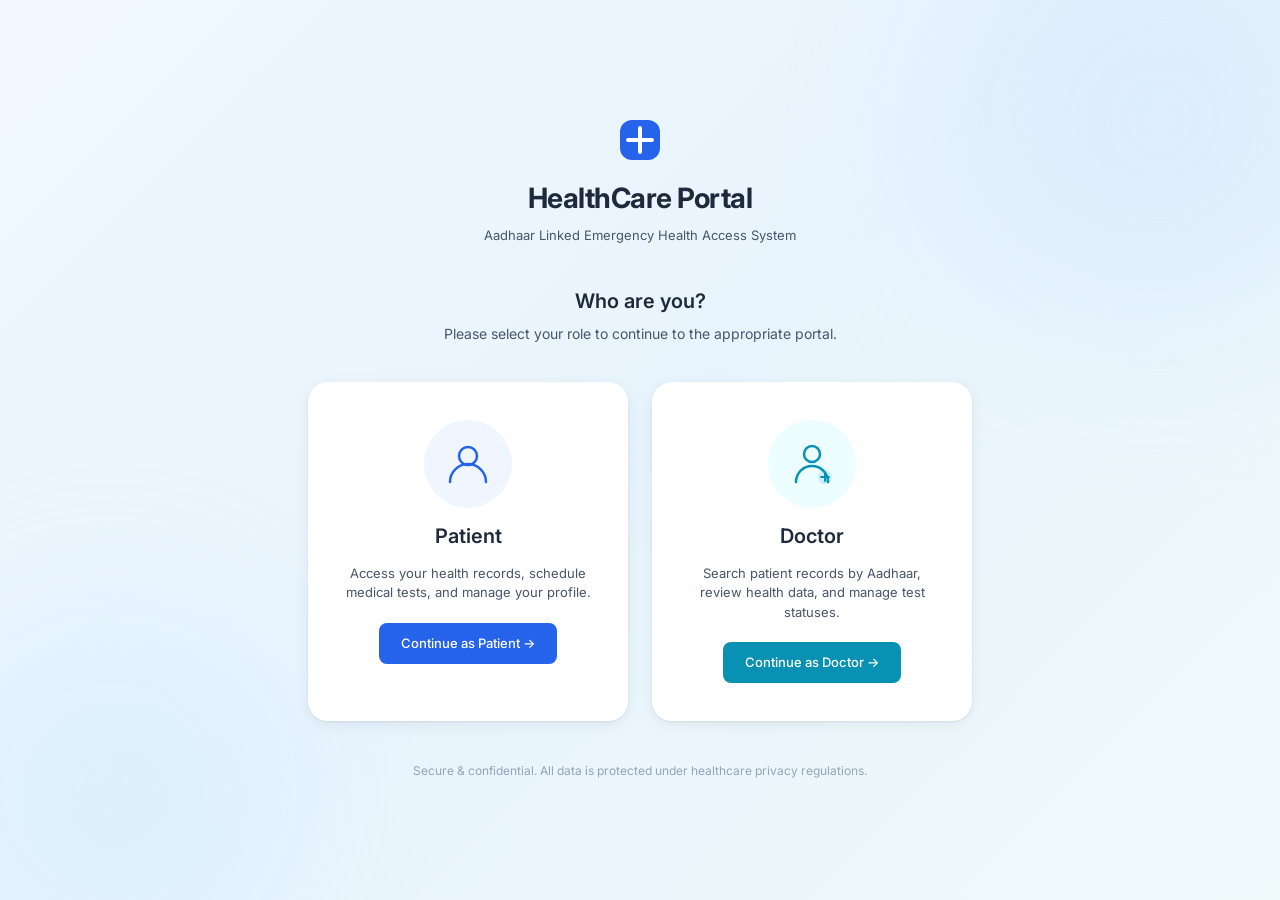
<file: frontend/index.html>
<!DOCTYPE html>
<html lang="en">
<head>
  <meta charset="UTF-8"/>
  <meta name="viewport" content="width=device-width, initial-scale=1.0"/>
  <title>Healthcare Portal – Select Role</title>
  <meta name="description" content="Role-based healthcare portal – choose your role to continue."/>
  <link rel="preconnect" href="https://fonts.googleapis.com"/>
  <link href="https://fonts.googleapis.com/css2?family=Inter:wght@300;400;500;600;700&display=swap" rel="stylesheet"/>
  <link rel="stylesheet" href="css/styles.css"/>
</head>
<body class="role-page">
  <!-- Decorative background blobs -->
  <div class="bg-blob blob-1"></div>
  <div class="bg-blob blob-2"></div>

  <div class="role-container">
    <div class="role-header">
      <div class="logo">
        <svg width="40" height="40" viewBox="0 0 40 40" fill="none" xmlns="http://www.w3.org/2000/svg">
          <rect width="40" height="40" rx="12" fill="#2563EB"/>
          <path d="M20 8v24M8 20h24" stroke="#fff" stroke-width="4" stroke-linecap="round"/>
        </svg>
      </div>
      <h1>HealthCare Portal</h1>
      <p class="role-subtitle">Aadhaar Linked Emergency Health Access System</p>
    </div>

    <h2 class="role-question">Who are you?</h2>
    <p class="role-desc">Please select your role to continue to the appropriate portal.</p>

    <div class="role-cards">
      <!-- Patient Card -->
      <a href="patient_login.html" class="role-card" id="patient-card">
        <div class="role-card-icon patient-icon">
          <svg width="48" height="48" viewBox="0 0 48 48" fill="none">
            <circle cx="24" cy="16" r="9" stroke="#2563EB" stroke-width="2.5"/>
            <path d="M6 42c0-9.941 8.059-18 18-18s18 8.059 18 18" stroke="#2563EB" stroke-width="2.5" stroke-linecap="round"/>
          </svg>
        </div>
        <h3>Patient</h3>
        <p>Access your health records, schedule medical tests, and manage your profile.</p>
        <span class="role-card-btn">Continue as Patient →</span>
      </a>

      <!-- Doctor Card -->
      <a href="doctor_login.html" class="role-card" id="doctor-card">
        <div class="role-card-icon doctor-icon">
          <svg width="48" height="48" viewBox="0 0 48 48" fill="none">
            <circle cx="24" cy="14" r="8" stroke="#0891B2" stroke-width="2.5"/>
            <path d="M8 42c0-8.837 7.163-16 16-16s16 7.163 16 16" stroke="#0891B2" stroke-width="2.5" stroke-linecap="round"/>
            <rect x="30" y="30" width="14" height="14" rx="7" fill="#0891B2" opacity="0.15"/>
            <path d="M37 33v8M33 37h8" stroke="#0891B2" stroke-width="2" stroke-linecap="round"/>
          </svg>
        </div>
        <h3>Doctor</h3>
        <p>Search patient records by Aadhaar, review health data, and manage test statuses.</p>
        <span class="role-card-btn doctor-btn">Continue as Doctor →</span>
      </a>
    </div>

    <p class="role-footer">
      Secure &amp; confidential. All data is protected under healthcare privacy regulations.
    </p>
  </div>
</body>
</html>
</file>
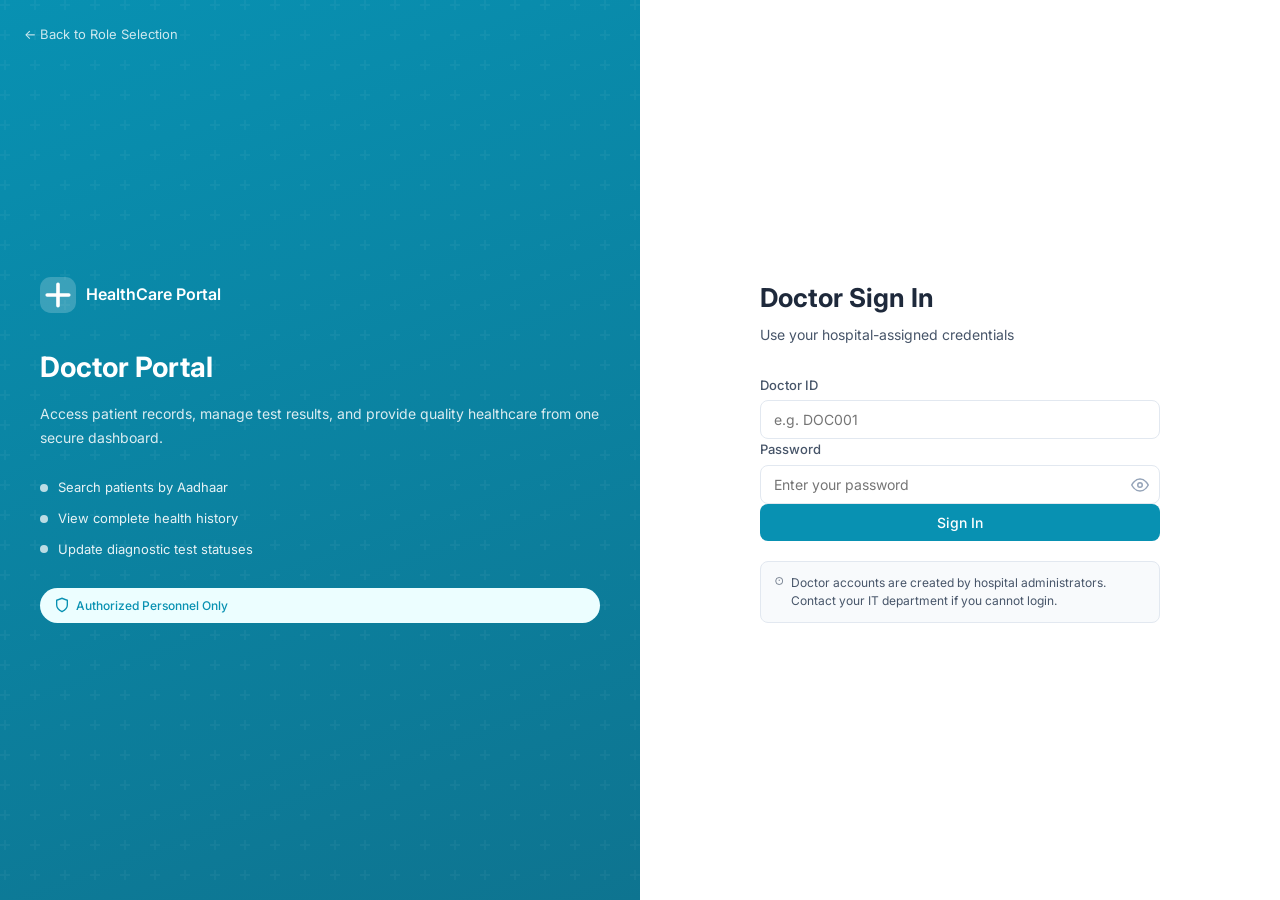
<file: frontend/doctor_dashboard.html>
<!DOCTYPE html>
<html lang="en">

<head>
    <meta charset="UTF-8" />
    <meta name="viewport" content="width=device-width, initial-scale=1.0" />
    <title>Doctor Dashboard – Healthcare Portal</title>
    <meta name="description" content="Doctor dashboard to search patients and manage test statuses." />
    <link rel="preconnect" href="https://fonts.googleapis.com" />
    <link href="https://fonts.googleapis.com/css2?family=Inter:wght@300;400;500;600;700&display=swap"
        rel="stylesheet" />
    <link rel="stylesheet" href="css/styles.css" />
</head>

<body class="dashboard-page doctor-theme">

    <!-- ── SIDEBAR ─────────────────────────────────────────── -->
    <aside class="sidebar sidebar-teal" id="sidebar">
        <div class="sidebar-logo">
            <svg width="32" height="32" viewBox="0 0 40 40" fill="none">
                <rect width="40" height="40" rx="10" fill="#0891B2" />
                <path d="M20 8v24M8 20h24" stroke="#fff" stroke-width="4" stroke-linecap="round" />
            </svg>
            <span>HealthCare</span>
        </div>

        <div class="sidebar-user">
            <div class="avatar-circle teal-avatar" id="user-avatar">D</div>
            <div>
                <div class="sidebar-user-name" id="sidebar-name">Loading…</div>
                <div class="sidebar-user-role" id="sidebar-dept">Doctor</div>
            </div>
        </div>

        <nav class="sidebar-nav">
            <button class="nav-item active" data-section="search" id="nav-search">
                <svg width="18" height="18" viewBox="0 0 24 24" fill="none" stroke="currentColor" stroke-width="2">
                    <circle cx="11" cy="11" r="8" />
                    <line x1="21" y1="21" x2="16.65" y2="16.65" />
                </svg>
                Patient Search
            </button>
            <button class="nav-item" data-section="tests" id="nav-tests">
                <svg width="18" height="18" viewBox="0 0 24 24" fill="none" stroke="currentColor" stroke-width="2">
                    <polyline points="22 12 18 12 15 21 9 3 6 12 2 12" />
                </svg>
                Test Management
            </button>
        </nav>

        <button class="sidebar-logout" id="doctor-logout">
            <svg width="16" height="16" viewBox="0 0 24 24" fill="none" stroke="currentColor" stroke-width="2">
                <path d="M9 21H5a2 2 0 0 1-2-2V5a2 2 0 0 1 2-2h4" />
                <polyline points="16 17 21 12 16 7" />
                <line x1="21" y1="12" x2="9" y2="12" />
            </svg>
            Logout
        </button>
    </aside>

    <!-- Mobile menu button -->
    <button class="mobile-menu-btn" id="mobile-menu-btn" aria-label="Toggle menu">
        <svg width="22" height="22" viewBox="0 0 24 24" fill="none" stroke="currentColor" stroke-width="2">
            <line x1="3" y1="6" x2="21" y2="6" />
            <line x1="3" y1="12" x2="21" y2="12" />
            <line x1="3" y1="18" x2="21" y2="18" />
        </svg>
    </button>

    <!-- ── MAIN CONTENT ───────────────────────────────────── -->
    <main class="dashboard-main" id="dashboard-main">

        <!-- Header bar -->
        <header class="dash-header">
            <div>
                <h1 class="dash-title" id="section-title">Patient Search</h1>
                <p class="dash-breadcrumb">Doctor Dashboard</p>
            </div>
            <div class="dash-header-right">
                <div class="header-badge doctor-badge">Doctor Portal</div>
            </div>
        </header>

        <div id="alert-box" class="alert hidden"></div>

        <!-- ── SECTION: Patient Search ───────────────────────── -->
        <section class="section active" id="section-search">
            <div class="section-intro">
                <h2>Search Patient by Aadhaar</h2>
                <p>Enter the patient's Aadhaar number to retrieve their full health record.</p>
            </div>

            <div class="card search-card">
                <form id="search-form" novalidate>
                    <div class="search-bar-row">
                        <div class="form-group no-margin flex-1">
                            <label for="search-aadhar">Patient Aadhaar Number</label>
                            <input type="text" id="search-aadhar" placeholder="12-digit Aadhaar number" maxlength="12"
                                required />
                        </div>
                        <button type="submit" class="btn btn-doctor search-btn" id="search-btn">
                            <span id="search-btn-text">Search</span>
                            <span id="search-spinner" class="spinner hidden"></span>
                        </button>
                    </div>
                </form>
            </div>

            <!-- Patient Result -->
            <div id="patient-result" class="hidden">

                <!-- Patient Summary Card -->
                <div class="card patient-result-card">
                    <div class="result-header">
                        <div class="result-avatar" id="result-avatar">P</div>
                        <div>
                            <div class="result-name" id="result-name">–</div>
                            <div class="result-sub" id="result-sub">–</div>
                        </div>
                        <div class="result-aadhar-badge" id="result-aadhar-badge">
                            <svg width="14" height="14" viewBox="0 0 24 24" fill="none" stroke="currentColor"
                                stroke-width="2">
                                <rect x="3" y="4" width="18" height="16" rx="2" />
                                <path d="M3 10h18" />
                            </svg>
                            Aadhaar Verified
                        </div>
                    </div>

                    <div class="tabs" id="patient-tabs">
                        <button class="tab active" data-tab="personal">Personal Info</button>
                        <button class="tab" data-tab="health-info">Health Info</button>
                        <button class="tab" data-tab="emergency">Emergency Contact</button>
                    </div>

                    <div class="tab-content active" id="tab-personal">
                        <div class="info-grid" id="result-personal-grid"><!-- JS --></div>
                    </div>
                    <div class="tab-content hidden" id="tab-health-info">
                        <div class="cards-grid mini">
                            <div class="info-card card">
                                <div class="info-card-icon blood-icon">
                                    <svg width="20" height="20" viewBox="0 0 24 24" fill="none" stroke="#dc2626"
                                        stroke-width="2">
                                        <path d="M12 2L5 12a7 7 0 1 0 14 0L12 2z" />
                                    </svg>
                                </div>
                                <div class="info-card-label">Blood Group</div>
                                <div class="info-card-value" id="r-blood">–</div>
                            </div>
                            <div class="card health-detail-card">
                                <h3>Allergies</h3>
                                <p id="r-allergies">–</p>
                            </div>
                            <div class="card health-detail-card">
                                <h3>Medical Conditions</h3>
                                <p id="r-conditions">–</p>
                            </div>
                            <div class="card health-detail-card">
                                <h3>Medications</h3>
                                <p id="r-medications">–</p>
                            </div>
                        </div>
                    </div>
                    <div class="tab-content hidden" id="tab-emergency">
                        <div class="info-grid compact" id="result-emergency-grid"><!-- JS --></div>
                    </div>
                </div>

                <!-- Patient's Tests Card -->
                <div class="card mt-4">
                    <h3>Scheduled Tests</h3>
                    <div class="table-wrap">
                        <table class="data-table" id="patient-tests-table">
                            <thead>
                                <tr>
                                    <th>Test Type</th>
                                    <th>Date</th>
                                    <th>Time</th>
                                    <th>Status</th>
                                    <th>Notes</th>
                                    <th>Action</th>
                                </tr>
                            </thead>
                            <tbody id="patient-tests-tbody">
                                <tr>
                                    <td colspan="6" class="table-empty">No tests found.</td>
                                </tr>
                            </tbody>
                        </table>
                    </div>
                </div>
            </div>
        </section>

        <!-- ── SECTION: Test Management ─────────────────────── -->
        <section class="section hidden" id="section-tests">
            <div class="section-intro">
                <h2>Test Management</h2>
                <p>View all scheduled tests and update their status.</p>
            </div>

            <div class="card">
                <div class="table-toolbar">
                    <input type="text" id="tests-search" placeholder="Search tests…" class="table-search" />
                    <select id="status-filter" class="table-filter">
                        <option value="">All Statuses</option>
                        <option>Scheduled</option>
                        <option>In Progress</option>
                        <option>Completed</option>
                        <option>Cancelled</option>
                    </select>
                </div>
                <div class="table-wrap">
                    <table class="data-table" id="all-tests-table">
                        <thead>
                            <tr>
                                <th>Patient ID</th>
                                <th>Test Type</th>
                                <th>Date</th>
                                <th>Time</th>
                                <th>Status</th>
                                <th>Update</th>
                            </tr>
                        </thead>
                        <tbody id="all-tests-tbody">
                            <tr>
                                <td colspan="6" class="table-empty">Loading…</td>
                            </tr>
                        </tbody>
                    </table>
                </div>
            </div>
        </section>

    </main>

    <!-- Update Status Modal -->
    <div class="modal-overlay hidden" id="update-modal">
        <div class="modal">
            <div class="modal-header">
                <h3>Update Test Status</h3>
                <button class="modal-close" id="modal-close">×</button>
            </div>
            <div class="modal-body">
                <p>Test: <strong id="modal-test-name">–</strong></p>
                <div class="form-group">
                    <label for="status-select">New Status</label>
                    <select id="status-select">
                        <option value="Scheduled">Scheduled</option>
                        <option value="In Progress">In Progress</option>
                        <option value="Completed">Completed</option>
                        <option value="Cancelled">Cancelled</option>
                    </select>
                </div>
            </div>
            <div class="modal-footer">
                <button class="btn btn-outline" id="modal-cancel-btn">Cancel</button>
                <button class="btn btn-doctor" id="modal-confirm-btn">Update Status</button>
            </div>
        </div>
    </div>

    <script src="js/app.js"></script>
    <script>
        initDoctorDashboard();
    </script>
</body>

</html>
</file>
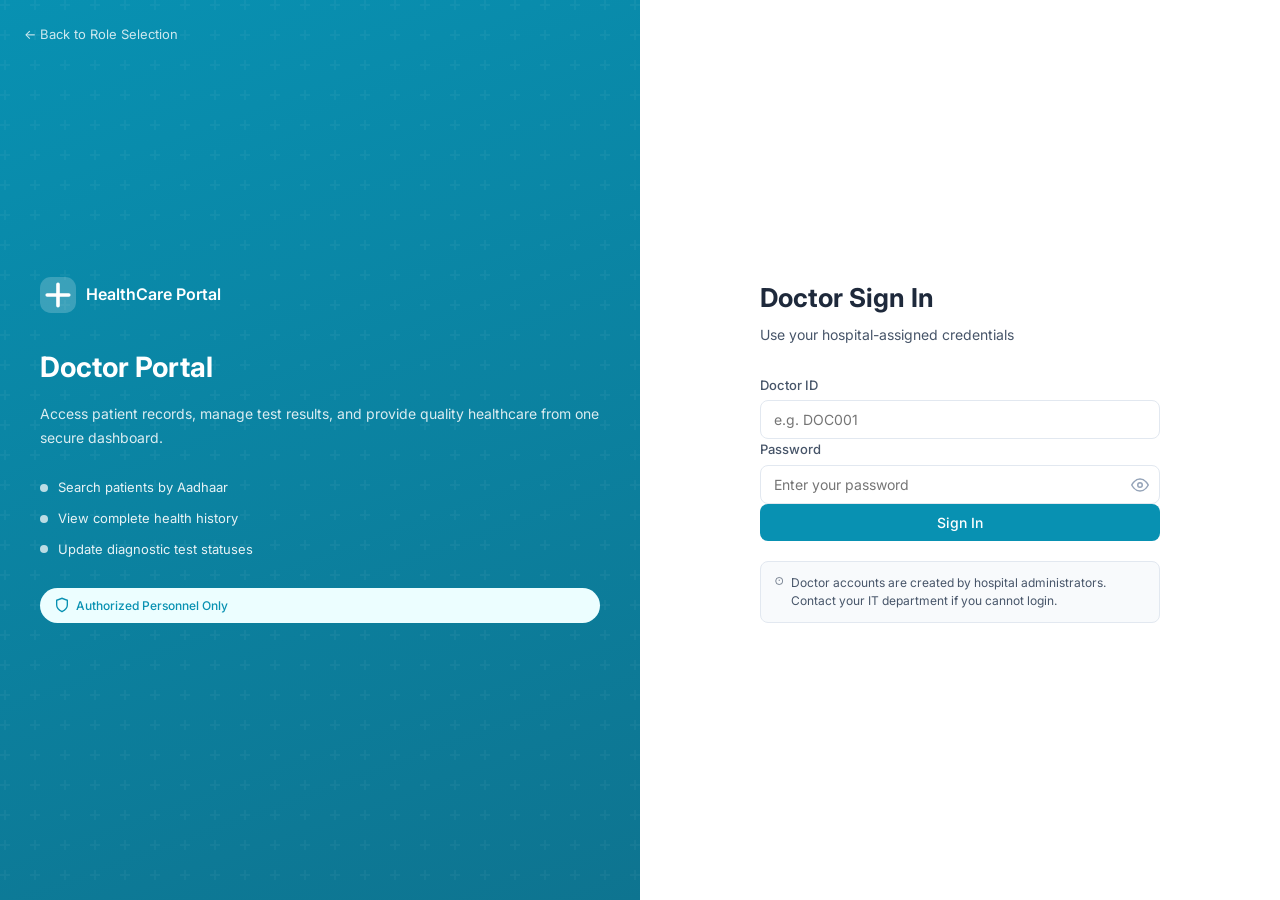
<file: frontend/doctor_login.html>
<!DOCTYPE html>
<html lang="en">

<head>
    <meta charset="UTF-8" />
    <meta name="viewport" content="width=device-width, initial-scale=1.0" />
    <title>Doctor Login – Healthcare Portal</title>
    <meta name="description" content="Doctor login for the healthcare portal." />
    <link rel="preconnect" href="https://fonts.googleapis.com" />
    <link href="https://fonts.googleapis.com/css2?family=Inter:wght@300;400;500;600;700&display=swap"
        rel="stylesheet" />
    <link rel="stylesheet" href="css/styles.css" />
</head>

<body class="auth-page">
    <div class="bg-blob blob-1 teal"></div>
    <div class="bg-blob blob-2 teal"></div>

    <div class="auth-container">
        <!-- Left Panel -->
        <div class="auth-panel auth-left doctor-left">
            <a href="index.html" class="back-link">← Back to Role Selection</a>
            <div class="auth-brand">
                <svg width="36" height="36" viewBox="0 0 40 40" fill="none">
                    <rect width="40" height="40" rx="12" fill="rgba(255,255,255,0.2)" />
                    <path d="M20 8v24M8 20h24" stroke="#fff" stroke-width="4" stroke-linecap="round" />
                </svg>
                <span>HealthCare Portal</span>
            </div>
            <h2>Doctor Portal</h2>
            <p>Access patient records, manage test results, and provide quality healthcare from one secure dashboard.
            </p>
            <div class="auth-features">
                <div class="auth-feature"><span class="dot teal-dot"></span> Search patients by Aadhaar</div>
                <div class="auth-feature"><span class="dot teal-dot"></span> View complete health history</div>
                <div class="auth-feature"><span class="dot teal-dot"></span> Update diagnostic test statuses</div>
            </div>
            <div class="doctor-badge">
                <svg width="16" height="16" viewBox="0 0 24 24" fill="none" stroke="currentColor" stroke-width="2">
                    <path d="M12 22s8-4 8-10V5l-8-3-8 3v7c0 6 8 10 8 10z" />
                </svg>
                Authorized Personnel Only
            </div>
        </div>

        <!-- Right Panel -->
        <div class="auth-panel auth-right">
            <div class="auth-form-wrap">
                <h1>Doctor Sign In</h1>
                <p class="form-sub">Use your hospital-assigned credentials</p>

                <div id="alert-box" class="alert hidden"></div>

                <form id="doctor-login-form" novalidate>
                    <div class="form-group">
                        <label for="doctor_id">Doctor ID</label>
                        <input type="text" id="doctor_id" name="doctor_id" placeholder="e.g. DOC001" required />
                    </div>
                    <div class="form-group">
                        <label for="password">Password</label>
                        <div class="input-wrap">
                            <input type="password" id="password" name="password" placeholder="Enter your password"
                                required />
                            <button type="button" class="eye-btn" id="toggle-pw" aria-label="Toggle password">
                                <svg width="18" height="18" viewBox="0 0 24 24" fill="none" stroke="currentColor"
                                    stroke-width="2">
                                    <path d="M1 12s4-8 11-8 11 8 11 8-4 8-11 8-11-8-11-8z" />
                                    <circle cx="12" cy="12" r="3" />
                                </svg>
                            </button>
                        </div>
                    </div>

                    <button type="submit" class="btn btn-doctor btn-full" id="login-btn">
                        <span id="btn-text">Sign In</span>
                        <span id="btn-spinner" class="spinner hidden"></span>
                    </button>
                </form>

                <div class="auth-note">
                    <svg width="14" height="14" viewBox="0 0 24 24" fill="none" stroke="currentColor" stroke-width="2">
                        <circle cx="12" cy="12" r="10" />
                        <line x1="12" y1="8" x2="12" y2="12" />
                        <line x1="12" y1="16" x2="12.01" y2="16" />
                    </svg>
                    Doctor accounts are created by hospital administrators. Contact your IT department if you cannot
                    login.
                </div>
            </div>
        </div>
    </div>

    <script src="js/app.js"></script>
    <script>
        initDoctorLogin();
    </script>
</body>

</html>
</file>
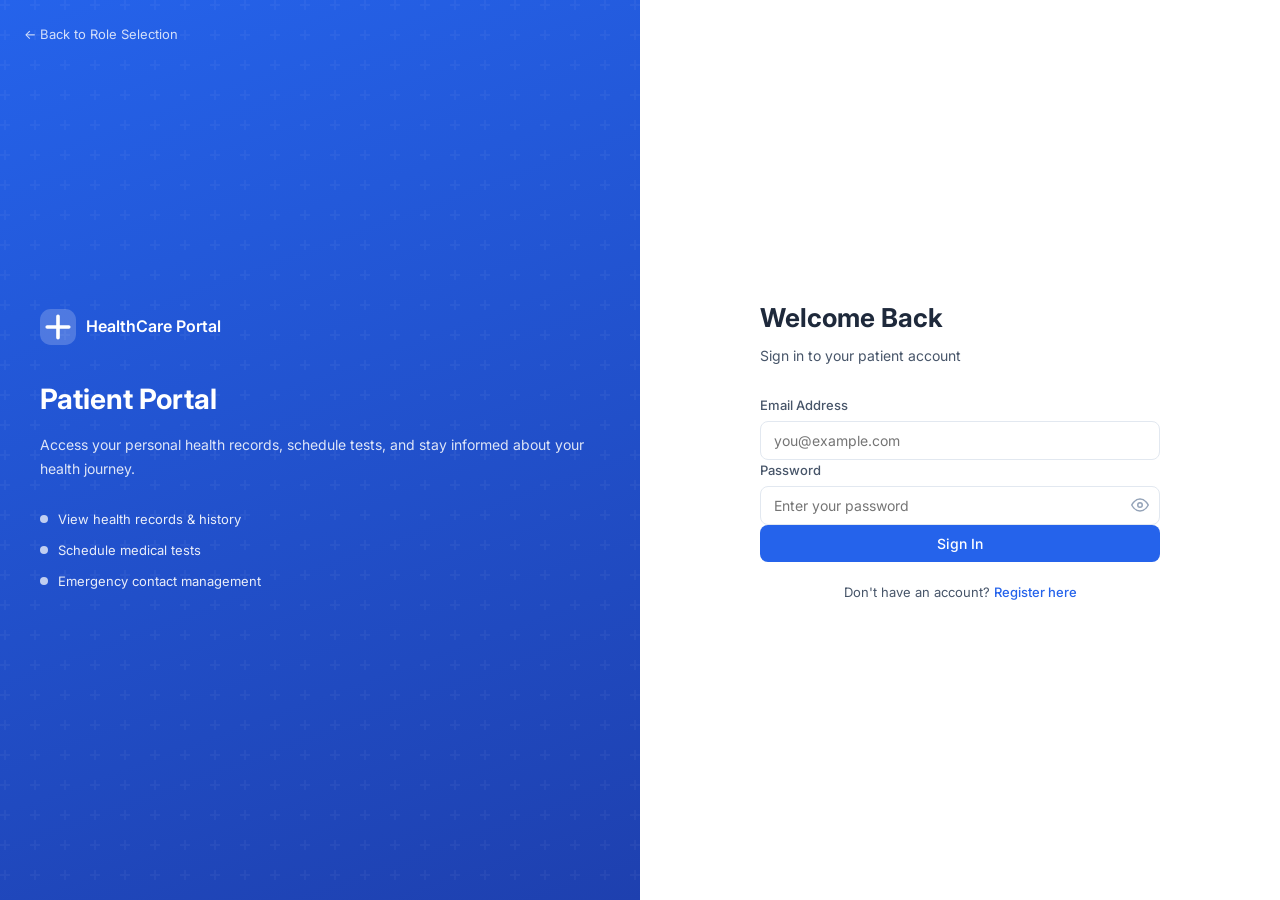
<file: frontend/patient_dashboard.html>
<!DOCTYPE html>
<html lang="en">

<head>
    <meta charset="UTF-8" />
    <meta name="viewport" content="width=device-width, initial-scale=1.0" />
    <title>Patient Dashboard – Healthcare Portal</title>
    <meta name="description"
        content="Patient dashboard to manage health records, schedule tests, and view appointment history." />
    <link rel="preconnect" href="https://fonts.googleapis.com" />
    <link href="https://fonts.googleapis.com/css2?family=Inter:wght@300;400;500;600;700&display=swap"
        rel="stylesheet" />
    <link rel="stylesheet" href="css/styles.css" />
</head>

<body class="dashboard-page">

    <!-- ── SIDEBAR ─────────────────────────────────────────── -->
    <aside class="sidebar" id="sidebar">
        <div class="sidebar-logo">
            <svg width="32" height="32" viewBox="0 0 40 40" fill="none">
                <rect width="40" height="40" rx="10" fill="#2563EB" />
                <path d="M20 8v24M8 20h24" stroke="#fff" stroke-width="4" stroke-linecap="round" />
            </svg>
            <span>HealthCare</span>
        </div>

        <div class="sidebar-user">
            <div class="avatar-circle" id="user-avatar">P</div>
            <div>
                <div class="sidebar-user-name" id="sidebar-name">Loading…</div>
                <div class="sidebar-user-role">Patient</div>
            </div>
        </div>

        <nav class="sidebar-nav">
            <button class="nav-item active" data-section="profile" id="nav-profile">
                <svg width="18" height="18" viewBox="0 0 24 24" fill="none" stroke="currentColor" stroke-width="2">
                    <circle cx="12" cy="8" r="4" />
                    <path d="M4 20c0-4 3.6-7 8-7s8 3 8 7" />
                </svg>
                My Profile
            </button>
            <button class="nav-item" data-section="health" id="nav-health">
                <svg width="18" height="18" viewBox="0 0 24 24" fill="none" stroke="currentColor" stroke-width="2">
                    <path
                        d="M20.84 4.61a5.5 5.5 0 0 0-7.78 0L12 5.67l-1.06-1.06a5.5 5.5 0 0 0-7.78 7.78l1.06 1.06L12 21.23l7.78-7.78 1.06-1.06a5.5 5.5 0 0 0 0-7.78z" />
                </svg>
                Health Records
            </button>
            <button class="nav-item" data-section="schedule" id="nav-schedule">
                <svg width="18" height="18" viewBox="0 0 24 24" fill="none" stroke="currentColor" stroke-width="2">
                    <rect x="3" y="4" width="18" height="18" rx="2" ry="2" />
                    <line x1="16" y1="2" x2="16" y2="6" />
                    <line x1="8" y1="2" x2="8" y2="6" />
                    <line x1="3" y1="10" x2="21" y2="10" />
                </svg>
                Schedule Test
            </button>
            <button class="nav-item" data-section="history" id="nav-history">
                <svg width="18" height="18" viewBox="0 0 24 24" fill="none" stroke="currentColor" stroke-width="2">
                    <polyline points="22 12 18 12 15 21 9 3 6 12 2 12" />
                </svg>
                Appointment History
            </button>
        </nav>

        <button class="sidebar-logout" id="patient-logout">
            <svg width="16" height="16" viewBox="0 0 24 24" fill="none" stroke="currentColor" stroke-width="2">
                <path d="M9 21H5a2 2 0 0 1-2-2V5a2 2 0 0 1 2-2h4" />
                <polyline points="16 17 21 12 16 7" />
                <line x1="21" y1="12" x2="9" y2="12" />
            </svg>
            Logout
        </button>
    </aside>

    <!-- Mobile menu toggle -->
    <button class="mobile-menu-btn" id="mobile-menu-btn" aria-label="Toggle menu">
        <svg width="22" height="22" viewBox="0 0 24 24" fill="none" stroke="currentColor" stroke-width="2">
            <line x1="3" y1="6" x2="21" y2="6" />
            <line x1="3" y1="12" x2="21" y2="12" />
            <line x1="3" y1="18" x2="21" y2="18" />
        </svg>
    </button>

    <!-- ── MAIN CONTENT ───────────────────────────────────── -->
    <main class="dashboard-main" id="dashboard-main">

        <!-- Header bar -->
        <header class="dash-header">
            <div>
                <h1 class="dash-title" id="section-title">My Profile</h1>
                <p class="dash-breadcrumb">Patient Dashboard</p>
            </div>
            <div class="dash-header-right">
                <div class="header-badge patient-badge">Patient Portal</div>
            </div>
        </header>

        <div id="alert-box" class="alert hidden"></div>

        <!-- ── SECTION: Profile ─────────────────────────────── -->
        <section class="section active" id="section-profile">
            <div class="section-intro">
                <h2>Personal Information</h2>
                <p>View and update your personal details below.</p>
            </div>

            <div class="profile-card card">
                <div class="profile-avatar-area">
                    <div class="avatar-xl" id="profile-avatar-xl">P</div>
                    <div>
                        <div class="profile-name" id="profile-name-display">–</div>
                        <div class="profile-email" id="profile-email-display">–</div>
                    </div>
                </div>

                <div class="info-grid" id="profile-info-grid">
                    <!-- Populated by JS -->
                </div>

                <div class="edit-toggle-bar">
                    <button class="btn btn-outline btn-sm" id="edit-profile-btn">Edit Profile</button>
                </div>

                <!-- Edit form (hidden by default) -->
                <form id="edit-profile-form" class="edit-form hidden">
                    <div class="form-grid tight">
                        <div class="form-group">
                            <label for="edit-name">Full Name</label>
                            <input type="text" id="edit-name" name="name" placeholder="Full name" />
                        </div>
                        <div class="form-group">
                            <label for="edit-phone">Phone</label>
                            <input type="tel" id="edit-phone" name="phone" />
                        </div>
                        <div class="form-group full-width">
                            <label for="edit-address">Address</label>
                            <textarea id="edit-address" name="address" rows="2"></textarea>
                        </div>
                        <div class="form-group">
                            <label for="edit-emergency-name">Emergency Contact Name</label>
                            <input type="text" id="edit-emergency-name" name="emergency_name" />
                        </div>
                        <div class="form-group">
                            <label for="edit-emergency-phone">Emergency Contact Phone</label>
                            <input type="tel" id="edit-emergency-phone" name="emergency_phone" />
                        </div>
                    </div>
                    <div class="form-actions">
                        <button type="button" class="btn btn-outline btn-sm" id="cancel-edit-btn">Cancel</button>
                        <button type="submit" class="btn btn-primary btn-sm">Save Changes</button>
                    </div>
                </form>
            </div>
        </section>

        <!-- ── SECTION: Health Records ──────────────────────── -->
        <section class="section hidden" id="section-health">
            <div class="section-intro">
                <h2>Health Records</h2>
                <p>Your health information stored at registration.</p>
            </div>
            <div class="cards-grid">
                <div class="info-card card">
                    <div class="info-card-icon blood-icon">
                        <svg width="22" height="22" viewBox="0 0 24 24" fill="none" stroke="#dc2626" stroke-width="2">
                            <path d="M12 2L5 12a7 7 0 1 0 14 0L12 2z" />
                        </svg>
                    </div>
                    <div class="info-card-label">Blood Group</div>
                    <div class="info-card-value" id="hc-blood">–</div>
                </div>
                <div class="card health-detail-card">
                    <h3>Known Allergies</h3>
                    <p id="hc-allergies">–</p>
                </div>
                <div class="card health-detail-card">
                    <h3>Medical Conditions</h3>
                    <p id="hc-conditions">–</p>
                </div>
                <div class="card health-detail-card">
                    <h3>Current Medications</h3>
                    <p id="hc-medications">–</p>
                </div>
            </div>

            <div class="card mt-4">
                <h3>Emergency Contact</h3>
                <div class="info-grid compact" id="emergency-info-grid"><!-- JS --></div>
            </div>
        </section>

        <!-- ── SECTION: Schedule Test ───────────────────────── -->
        <section class="section hidden" id="section-schedule">
            <div class="section-intro">
                <h2>Schedule a Medical Test</h2>
                <p>Fill in the form to book your appointment.</p>
            </div>
            <div class="card form-card">
                <form id="schedule-form" novalidate>
                    <div class="form-grid">
                        <div class="form-group">
                            <label for="test_type">Test Type *</label>
                            <select id="test_type" name="test_type" required>
                                <option value="">Select test type</option>
                                <option>Complete Blood Count (CBC)</option>
                                <option>Blood Glucose</option>
                                <option>Lipid Profile</option>
                                <option>Liver Function Test</option>
                                <option>Kidney Function Test</option>
                                <option>Thyroid Profile</option>
                                <option>Urine Analysis</option>
                                <option>X-Ray</option>
                                <option>MRI Scan</option>
                                <option>CT Scan</option>
                                <option>Ultrasound</option>
                                <option>ECG</option>
                                <option>Echocardiogram</option>
                                <option>COVID-19 RT-PCR</option>
                                <option>Other</option>
                            </select>
                        </div>
                        <div class="form-group">
                            <label for="test_date">Preferred Date *</label>
                            <input type="date" id="test_date" name="date" required />
                        </div>
                        <div class="form-group">
                            <label for="test_time">Preferred Time *</label>
                            <input type="time" id="test_time" name="time" required />
                        </div>
                        <div class="form-group full-width">
                            <label for="test_notes">Notes / Special Instructions</label>
                            <textarea id="test_notes" name="notes"
                                placeholder="Any special preparation required or notes for the doctor..."
                                rows="3"></textarea>
                        </div>
                    </div>
                    <div class="form-actions">
                        <button type="submit" class="btn btn-primary" id="schedule-btn">
                            <span id="sched-btn-text">Schedule Test</span>
                            <span id="sched-spinner" class="spinner hidden"></span>
                        </button>
                    </div>
                </form>
            </div>
        </section>

        <!-- ── SECTION: Appointment History ─────────────────── -->
        <section class="section hidden" id="section-history">
            <div class="section-intro">
                <h2>Appointment History</h2>
                <p>All your scheduled and past medical tests.</p>
            </div>

            <div class="card">
                <div class="table-toolbar">
                    <input type="text" id="history-search" placeholder="Search tests…" class="table-search" />
                </div>
                <div class="table-wrap">
                    <table class="data-table" id="history-table">
                        <thead>
                            <tr>
                                <th>Test Type</th>
                                <th>Date</th>
                                <th>Time</th>
                                <th>Status</th>
                                <th>Notes</th>
                            </tr>
                        </thead>
                        <tbody id="history-tbody">
                            <tr>
                                <td colspan="5" class="table-empty">Loading…</td>
                            </tr>
                        </tbody>
                    </table>
                </div>
            </div>
        </section>

    </main>

    <script src="js/app.js"></script>
    <script>
        initPatientDashboard();
    </script>
</body>

</html>
</file>
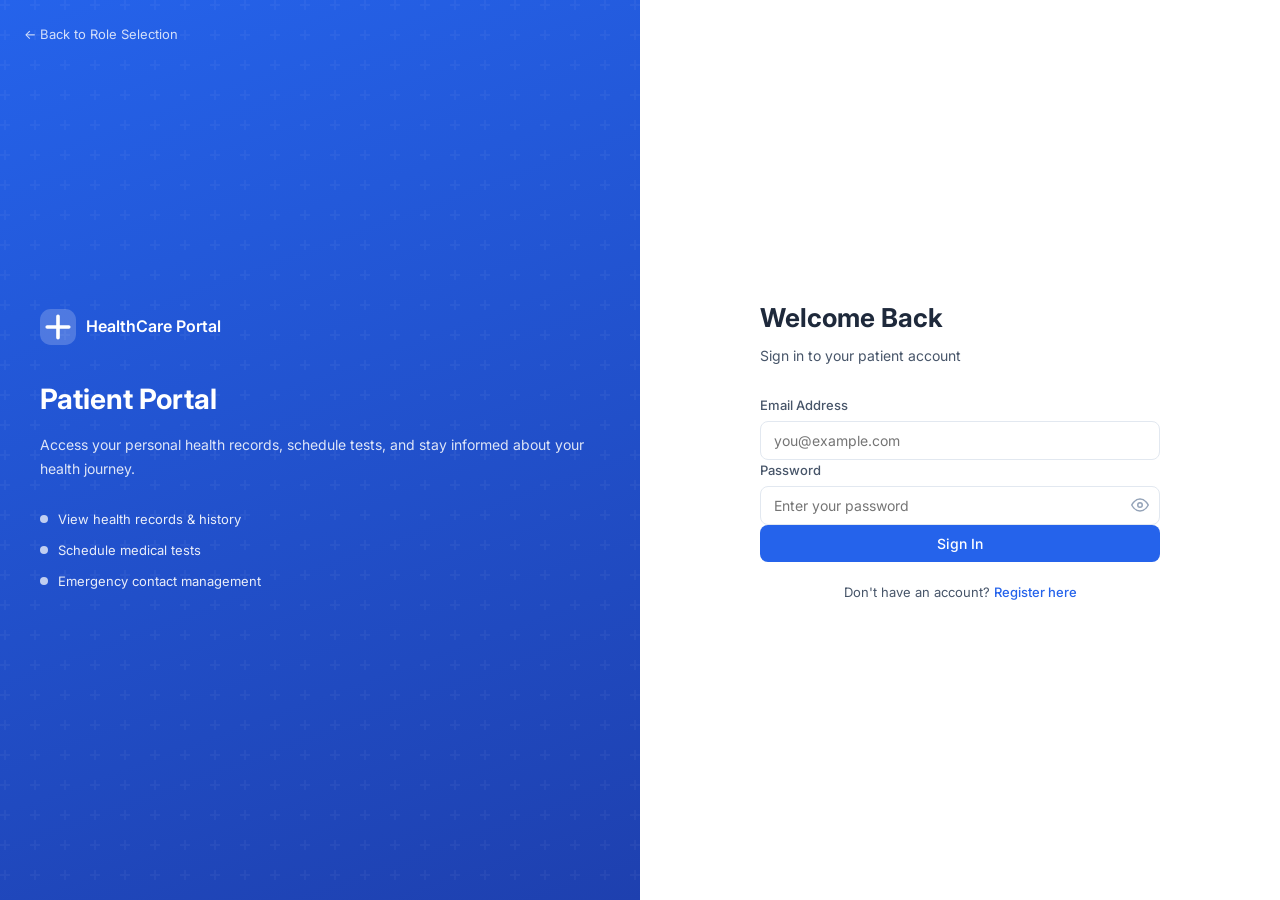
<file: frontend/patient_login.html>
<!DOCTYPE html>
<html lang="en">

<head>
    <meta charset="UTF-8" />
    <meta name="viewport" content="width=device-width, initial-scale=1.0" />
    <title>Patient Login – Healthcare Portal</title>
    <meta name="description" content="Patient login for the healthcare portal." />
    <link rel="preconnect" href="https://fonts.googleapis.com" />
    <link href="https://fonts.googleapis.com/css2?family=Inter:wght@300;400;500;600;700&display=swap"
        rel="stylesheet" />
    <link rel="stylesheet" href="css/styles.css" />
</head>

<body class="auth-page">
    <div class="bg-blob blob-1"></div>
    <div class="bg-blob blob-2"></div>

    <div class="auth-container">
        <!-- Left Panel -->
        <div class="auth-panel auth-left patient-left">
            <a href="index.html" class="back-link">← Back to Role Selection</a>
            <div class="auth-brand">
                <svg width="36" height="36" viewBox="0 0 40 40" fill="none">
                    <rect width="40" height="40" rx="12" fill="rgba(255,255,255,0.2)" />
                    <path d="M20 8v24M8 20h24" stroke="#fff" stroke-width="4" stroke-linecap="round" />
                </svg>
                <span>HealthCare Portal</span>
            </div>
            <h2>Patient Portal</h2>
            <p>Access your personal health records, schedule tests, and stay informed about your health journey.</p>
            <div class="auth-features">
                <div class="auth-feature"><span class="dot"></span> View health records &amp; history</div>
                <div class="auth-feature"><span class="dot"></span> Schedule medical tests</div>
                <div class="auth-feature"><span class="dot"></span> Emergency contact management</div>
            </div>
        </div>

        <!-- Right Panel – Form -->
        <div class="auth-panel auth-right">
            <div class="auth-form-wrap">
                <h1>Welcome Back</h1>
                <p class="form-sub">Sign in to your patient account</p>

                <div id="alert-box" class="alert hidden"></div>

                <form id="patient-login-form" novalidate>
                    <div class="form-group">
                        <label for="email">Email Address</label>
                        <input type="email" id="email" name="email" placeholder="you@example.com" required />
                    </div>
                    <div class="form-group">
                        <label for="password">Password</label>
                        <div class="input-wrap">
                            <input type="password" id="password" name="password" placeholder="Enter your password"
                                required />
                            <button type="button" class="eye-btn" id="toggle-pw" aria-label="Toggle password">
                                <svg id="eye-icon" width="18" height="18" viewBox="0 0 24 24" fill="none"
                                    stroke="currentColor" stroke-width="2">
                                    <path d="M1 12s4-8 11-8 11 8 11 8-4 8-11 8-11-8-11-8z" />
                                    <circle cx="12" cy="12" r="3" />
                                </svg>
                            </button>
                        </div>
                    </div>

                    <button type="submit" class="btn btn-primary btn-full" id="login-btn">
                        <span id="btn-text">Sign In</span>
                        <span id="btn-spinner" class="spinner hidden"></span>
                    </button>
                </form>

                <div class="auth-switch">
                    Don't have an account?
                    <a href="patient_register.html">Register here</a>
                </div>
            </div>
        </div>
    </div>

    <script src="js/app.js"></script>
    <script>
        initPatientLogin();
    </script>
</body>

</html>
</file>
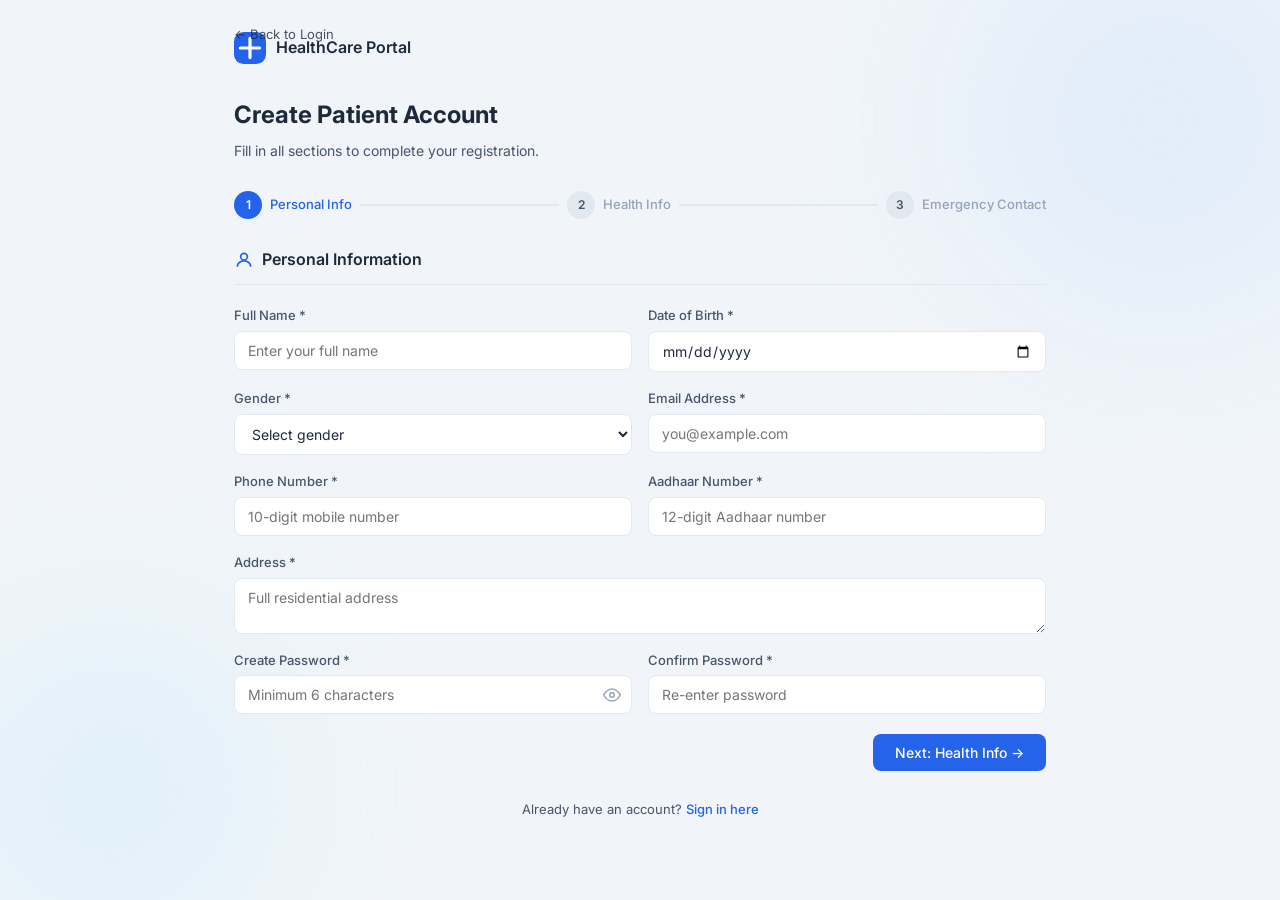
<file: frontend/patient_register.html>
<!DOCTYPE html>
<html lang="en">

<head>
    <meta charset="UTF-8" />
    <meta name="viewport" content="width=device-width, initial-scale=1.0" />
    <title>Patient Registration – Healthcare Portal</title>
    <meta name="description" content="Register as a patient to access the healthcare portal services." />
    <link rel="preconnect" href="https://fonts.googleapis.com" />
    <link href="https://fonts.googleapis.com/css2?family=Inter:wght@300;400;500;600;700&display=swap"
        rel="stylesheet" />
    <link rel="stylesheet" href="css/styles.css" />
</head>

<body class="auth-page register-page">
    <div class="bg-blob blob-1"></div>
    <div class="bg-blob blob-2"></div>

    <div class="register-container">
        <div class="register-header">
            <a href="patient_login.html" class="back-link">← Back to Login</a>
            <div class="auth-brand dark">
                <svg width="32" height="32" viewBox="0 0 40 40" fill="none">
                    <rect width="40" height="40" rx="12" fill="#2563EB" />
                    <path d="M20 8v24M8 20h24" stroke="#fff" stroke-width="4" stroke-linecap="round" />
                </svg>
                <span>HealthCare Portal</span>
            </div>
            <h1>Create Patient Account</h1>
            <p class="form-sub">Fill in all sections to complete your registration.</p>
        </div>

        <!-- Progress Steps -->
        <div class="progress-steps" id="progress-steps">
            <div class="step active" data-step="1"><span>1</span> Personal Info</div>
            <div class="step-line"></div>
            <div class="step" data-step="2"><span>2</span> Health Info</div>
            <div class="step-line"></div>
            <div class="step" data-step="3"><span>3</span> Emergency Contact</div>
        </div>

        <div id="alert-box" class="alert hidden"></div>

        <form id="register-form" novalidate>

            <!-- STEP 1: Personal Information -->
            <div class="form-section active" id="section-1">
                <h2 class="section-title">
                    <svg width="20" height="20" viewBox="0 0 24 24" fill="none" stroke="#2563EB" stroke-width="2">
                        <circle cx="12" cy="8" r="4" />
                        <path d="M4 20c0-4 3.6-7 8-7s8 3 8 7" />
                    </svg>
                    Personal Information
                </h2>
                <div class="form-grid">
                    <div class="form-group">
                        <label for="name">Full Name *</label>
                        <input type="text" id="name" name="name" placeholder="Enter your full name" required />
                    </div>
                    <div class="form-group">
                        <label for="dob">Date of Birth *</label>
                        <input type="date" id="dob" name="dob" required />
                    </div>
                    <div class="form-group">
                        <label for="gender">Gender *</label>
                        <select id="gender" name="gender" required>
                            <option value="">Select gender</option>
                            <option>Male</option>
                            <option>Female</option>
                            <option>Other</option>
                            <option>Prefer not to say</option>
                        </select>
                    </div>
                    <div class="form-group">
                        <label for="email">Email Address *</label>
                        <input type="email" id="email" name="email" placeholder="you@example.com" required />
                    </div>
                    <div class="form-group">
                        <label for="phone">Phone Number *</label>
                        <input type="tel" id="phone" name="phone" placeholder="10-digit mobile number" maxlength="10"
                            required />
                    </div>
                    <div class="form-group">
                        <label for="aadhar">Aadhaar Number *</label>
                        <input type="text" id="aadhar" name="aadhar" placeholder="12-digit Aadhaar number"
                            maxlength="12" required />
                    </div>
                    <div class="form-group full-width">
                        <label for="address">Address *</label>
                        <textarea id="address" name="address" placeholder="Full residential address" rows="2"
                            required></textarea>
                    </div>
                    <div class="form-group">
                        <label for="password">Create Password *</label>
                        <div class="input-wrap">
                            <input type="password" id="password" name="password" placeholder="Minimum 6 characters"
                                required />
                            <button type="button" class="eye-btn" id="toggle-pw" aria-label="Toggle password">
                                <svg width="18" height="18" viewBox="0 0 24 24" fill="none" stroke="currentColor"
                                    stroke-width="2">
                                    <path d="M1 12s4-8 11-8 11 8 11 8-4 8-11 8-11-8-11-8z" />
                                    <circle cx="12" cy="12" r="3" />
                                </svg>
                            </button>
                        </div>
                    </div>
                    <div class="form-group">
                        <label for="confirm-password">Confirm Password *</label>
                        <input type="password" id="confirm-password" name="confirm_password"
                            placeholder="Re-enter password" required />
                    </div>
                </div>
                <div class="form-actions">
                    <button type="button" class="btn btn-primary" id="next-1">Next: Health Info →</button>
                </div>
            </div>

            <!-- STEP 2: Health Information -->
            <div class="form-section hidden" id="section-2">
                <h2 class="section-title">
                    <svg width="20" height="20" viewBox="0 0 24 24" fill="none" stroke="#2563EB" stroke-width="2">
                        <path
                            d="M20.84 4.61a5.5 5.5 0 0 0-7.78 0L12 5.67l-1.06-1.06a5.5 5.5 0 0 0-7.78 7.78l1.06 1.06L12 21.23l7.78-7.78 1.06-1.06a5.5 5.5 0 0 0 0-7.78z" />
                    </svg>
                    Health Information
                </h2>
                <div class="form-grid">
                    <div class="form-group">
                        <label for="blood_group">Blood Group *</label>
                        <select id="blood_group" name="blood_group" required>
                            <option value="">Select blood group</option>
                            <option>A+</option>
                            <option>A-</option>
                            <option>B+</option>
                            <option>B-</option>
                            <option>AB+</option>
                            <option>AB-</option>
                            <option>O+</option>
                            <option>O-</option>
                        </select>
                    </div>
                    <div class="form-group full-width">
                        <label for="allergies">Known Allergies</label>
                        <textarea id="allergies" name="allergies"
                            placeholder="e.g. Penicillin, Peanuts (leave blank if none)" rows="2"></textarea>
                    </div>
                    <div class="form-group full-width">
                        <label for="medical_conditions">Existing Medical Conditions</label>
                        <textarea id="medical_conditions" name="medical_conditions"
                            placeholder="e.g. Diabetes Type 2, Hypertension (leave blank if none)" rows="2"></textarea>
                    </div>
                    <div class="form-group full-width">
                        <label for="medications">Current Medications</label>
                        <textarea id="medications" name="medications"
                            placeholder="e.g. Metformin 500mg, Amlodipine 5mg (leave blank if none)"
                            rows="2"></textarea>
                    </div>
                </div>
                <div class="form-actions space-between">
                    <button type="button" class="btn btn-outline" id="back-1">← Back</button>
                    <button type="button" class="btn btn-primary" id="next-2">Next: Emergency Contact →</button>
                </div>
            </div>

            <!-- STEP 3: Emergency Contact -->
            <div class="form-section hidden" id="section-3">
                <h2 class="section-title">
                    <svg width="20" height="20" viewBox="0 0 24 24" fill="none" stroke="#2563EB" stroke-width="2">
                        <path
                            d="M22 16.92v3a2 2 0 0 1-2.18 2 19.79 19.79 0 0 1-8.63-3.07A19.5 19.5 0 0 1 4.69 13a19.79 19.79 0 0 1-3.07-8.67A2 2 0 0 1 3.6 2.18h3a2 2 0 0 1 2 1.72c.127.96.361 1.903.7 2.81a2 2 0 0 1-.45 2.11L7.91 9.91a16 16 0 0 0 6 6l.91-.91a2 2 0 0 1 2.11-.45c.907.339 1.85.573 2.81.7A2 2 0 0 1 21.73 17z" />
                    </svg>
                    Emergency Contact
                </h2>
                <div class="form-grid">
                    <div class="form-group">
                        <label for="emergency_name">Contact Full Name *</label>
                        <input type="text" id="emergency_name" name="emergency_name"
                            placeholder="Name of emergency contact" required />
                    </div>
                    <div class="form-group">
                        <label for="emergency_phone">Contact Phone Number *</label>
                        <input type="tel" id="emergency_phone" name="emergency_phone"
                            placeholder="10-digit mobile number" maxlength="10" required />
                    </div>
                    <div class="form-group">
                        <label for="relationship">Relationship *</label>
                        <select id="relationship" name="relationship" required>
                            <option value="">Select relationship</option>
                            <option>Spouse</option>
                            <option>Parent</option>
                            <option>Sibling</option>
                            <option>Child</option>
                            <option>Friend</option>
                            <option>Other</option>
                        </select>
                    </div>
                </div>

                <div class="form-actions space-between">
                    <button type="button" class="btn btn-outline" id="back-2">← Back</button>
                    <button type="submit" class="btn btn-primary" id="register-btn">
                        <span id="btn-text">Create Account</span>
                        <span id="btn-spinner" class="spinner hidden"></span>
                    </button>
                </div>
            </div>
        </form>

        <div class="auth-switch center">
            Already have an account? <a href="patient_login.html">Sign in here</a>
        </div>
    </div>

    <script src="js/app.js"></script>
    <script>
        initPatientRegister();
    </script>
</body>

</html>
</file>
<file: frontend/css/styles.css>
/* ════════════════════════════════════════════════════
   Healthcare Portal – styles.css
   Calm, professional healthcare theme
   Google Font: Inter
   Colors: Navy-blue primary, teal doctor accent, soft grey bg
════════════════════════════════════════════════════ */

/* ── Reset & Base ─────────────────────────────────── */
*,
*::before,
*::after {
  box-sizing: border-box;
  margin: 0;
  padding: 0;
}

:root {
  --primary: #2563EB;
  --primary-dark: #1D4ED8;
  --primary-light: #EFF6FF;
  --teal: #0891B2;
  --teal-dark: #0E7490;
  --teal-light: #ECFEFF;
  --success: #16A34A;
  --warning: #D97706;
  --danger: #DC2626;
  --grey-50: #F8FAFC;
  --grey-100: #F1F5F9;
  --grey-200: #E2E8F0;
  --grey-400: #94A3B8;
  --grey-600: #475569;
  --grey-800: #1E293B;
  --white: #FFFFFF;
  --sidebar-w: 248px;
  --radius: 12px;
  --radius-sm: 8px;
  --shadow: 0 1px 3px rgba(0, 0, 0, .08), 0 4px 16px rgba(0, 0, 0, .06);
  --shadow-md: 0 4px 20px rgba(0, 0, 0, .1);
  --transition: 0.2s ease;
}

html {
  scroll-behavior: smooth;
}

body {
  font-family: 'Inter', system-ui, sans-serif;
  background: var(--grey-100);
  color: var(--grey-800);
  min-height: 100vh;
  font-size: 14px;
  line-height: 1.6;
}

a {
  text-decoration: none;
  color: inherit;
}

button {
  cursor: pointer;
  font-family: inherit;
  border: none;
  background: none;
}

input,
select,
textarea {
  font-family: inherit;
  font-size: 14px;
  outline: none;
}

/* ── Scrollbar ────────────────────────────────────── */
::-webkit-scrollbar {
  width: 6px;
}

::-webkit-scrollbar-track {
  background: var(--grey-100);
}

::-webkit-scrollbar-thumb {
  background: var(--grey-200);
  border-radius: 99px;
}


/* ══════════════════════════════════════════════════
   BG BLOBS (decorative)
══════════════════════════════════════════════════ */
.bg-blob {
  position: fixed;
  border-radius: 50%;
  filter: blur(80px);
  opacity: 0.4;
  pointer-events: none;
  z-index: 0;
}

.blob-1 {
  width: 480px;
  height: 480px;
  background: radial-gradient(circle, #BFDBFE, transparent);
  top: -120px;
  right: -120px;
}

.blob-2 {
  width: 380px;
  height: 380px;
  background: radial-gradient(circle, #BAE6FD, transparent);
  bottom: -80px;
  left: -80px;
}

.blob-1.teal {
  background: radial-gradient(circle, #A5F3FC, transparent);
}

.blob-2.teal {
  background: radial-gradient(circle, #CFFAFE, transparent);
}


/* ══════════════════════════════════════════════════
   ROLE SELECTION PAGE
══════════════════════════════════════════════════ */
.role-page {
  display: flex;
  align-items: center;
  justify-content: center;
  min-height: 100vh;
  background: linear-gradient(135deg, #F0F7FF 0%, #E8F4FD 50%, #F0FAFB 100%);
}

.role-container {
  position: relative;
  z-index: 1;
  width: 100%;
  max-width: 780px;
  padding: 48px 24px;
  text-align: center;
}

.role-header {
  margin-bottom: 40px;
}

.logo {
  display: flex;
  align-items: center;
  justify-content: center;
  margin-bottom: 16px;
}

.role-header h1 {
  font-size: 28px;
  font-weight: 700;
  color: var(--grey-800);
  letter-spacing: -0.5px;
}

.role-subtitle {
  font-size: 13px;
  color: var(--grey-600);
  margin-top: 4px;
  font-weight: 400;
}

.role-question {
  font-size: 20px;
  font-weight: 600;
  color: var(--grey-800);
  margin-bottom: 6px;
}

.role-desc {
  color: var(--grey-600);
  margin-bottom: 36px;
  font-size: 14px;
}

.role-cards {
  display: flex;
  gap: 24px;
  justify-content: center;
  flex-wrap: wrap;
}

.role-card {
  flex: 1;
  min-width: 240px;
  max-width: 320px;
  background: var(--white);
  border-radius: 20px;
  padding: 36px 28px;
  box-shadow: var(--shadow);
  border: 2px solid transparent;
  transition: all 0.25s ease;
  display: flex;
  flex-direction: column;
  align-items: center;
  gap: 12px;
  cursor: pointer;
}

.role-card:hover {
  border-color: var(--primary);
  transform: translateY(-6px);
  box-shadow: var(--shadow-md);
}

#doctor-card:hover {
  border-color: var(--teal);
}

.role-card-icon {
  width: 88px;
  height: 88px;
  border-radius: 50%;
  display: flex;
  align-items: center;
  justify-content: center;
  transition: transform var(--transition);
}

.patient-icon {
  background: var(--primary-light);
}

.doctor-icon {
  background: var(--teal-light);
}

.role-card:hover .role-card-icon {
  transform: scale(1.08);
}

.role-card h3 {
  font-size: 20px;
  font-weight: 600;
  color: var(--grey-800);
}

.role-card p {
  font-size: 13px;
  color: var(--grey-600);
  text-align: center;
  line-height: 1.5;
}

.role-card-btn {
  display: inline-block;
  margin-top: 8px;
  padding: 10px 22px;
  background: var(--primary);
  color: var(--white);
  border-radius: 8px;
  font-size: 13px;
  font-weight: 500;
  transition: background var(--transition);
}

.doctor-btn {
  background: var(--teal);
}

.role-card:hover .role-card-btn {
  background: var(--primary-dark);
}

#doctor-card:hover .doctor-btn {
  background: var(--teal-dark);
}

.role-footer {
  margin-top: 40px;
  font-size: 12px;
  color: var(--grey-400);
}


/* ══════════════════════════════════════════════════
   AUTH PAGES (Login / Register)
══════════════════════════════════════════════════ */
.auth-page {
  display: flex;
  align-items: stretch;
  min-height: 100vh;
  background: var(--grey-100);
}

.auth-container {
  display: flex;
  width: 100%;
  min-height: 100vh;
  position: relative;
  z-index: 1;
}

.auth-panel {
  flex: 1;
}

/* Left panel */
.auth-left {
  display: flex;
  flex-direction: column;
  justify-content: center;
  padding: 48px 40px;
  background: linear-gradient(160deg, var(--primary) 0%, #1E40AF 100%);
  color: var(--white);
  position: relative;
  overflow: hidden;
}

.auth-left::after {
  content: '';
  position: absolute;
  inset: 0;
  background: url("data:image/svg+xml,%3Csvg width='60' height='60' viewBox='0 0 60 60' xmlns='http://www.w3.org/2000/svg'%3E%3Cg fill='none' fill-rule='evenodd'%3E%3Cg fill='%23ffffff' fill-opacity='0.04'%3E%3Cpath d='M36 34v-4h-2v4h-4v2h4v4h2v-4h4v-2h-4zm0-30V0h-2v4h-4v2h4v4h2V6h4V4h-4zM6 34v-4H4v4H0v2h4v4h2v-4h4v-2H6zM6 4V0H4v4H0v2h4v4h2V6h4V4H6z'/%3E%3C/g%3E%3C/g%3E%3C/svg%3E");
}

.doctor-left {
  background: linear-gradient(160deg, var(--teal) 0%, #0E7490 100%);
}

.auth-brand {
  display: flex;
  align-items: center;
  gap: 10px;
  margin-bottom: 32px;
  font-weight: 600;
  font-size: 16px;
  position: relative;
  z-index: 1;
}

.auth-brand.dark {
  color: var(--grey-800);
}

.auth-brand.dark svg rect {
  fill: var(--primary);
}

.auth-left h2 {
  font-size: 28px;
  font-weight: 700;
  margin-bottom: 12px;
  position: relative;
  z-index: 1;
}

.auth-left p {
  font-size: 14px;
  opacity: 0.85;
  line-height: 1.7;
  position: relative;
  z-index: 1;
}

.auth-features {
  margin-top: 28px;
  display: flex;
  flex-direction: column;
  gap: 10px;
  position: relative;
  z-index: 1;
}

.auth-feature {
  display: flex;
  align-items: center;
  gap: 10px;
  font-size: 13px;
  opacity: 0.9;
}

.dot {
  width: 8px;
  height: 8px;
  border-radius: 50%;
  background: rgba(255, 255, 255, 0.8);
  flex-shrink: 0;
}

.teal-dot {
  background: rgba(255, 255, 255, 0.8);
}

.back-link {
  position: absolute;
  top: 24px;
  left: 24px;
  font-size: 13px;
  opacity: 0.8;
  transition: opacity var(--transition);
  z-index: 2;
}

.back-link:hover {
  opacity: 1;
}

.doctor-badge {
  margin-top: 28px;
  display: inline-flex;
  align-items: center;
  gap: 6px;
  background: rgba(255, 255, 255, 0.15);
  padding: 8px 14px;
  border-radius: 99px;
  font-size: 12px;
  font-weight: 500;
  position: relative;
  z-index: 1;
}

/* Right panel */
.auth-right {
  display: flex;
  align-items: center;
  justify-content: center;
  padding: 48px 40px;
  background: var(--white);
}

.auth-form-wrap {
  width: 100%;
  max-width: 400px;
}

.auth-form-wrap h1 {
  font-size: 26px;
  font-weight: 700;
  color: var(--grey-800);
  margin-bottom: 6px;
}

.form-sub {
  color: var(--grey-600);
  margin-bottom: 28px;
  font-size: 14px;
}

.auth-switch {
  text-align: center;
  margin-top: 20px;
  font-size: 13px;
  color: var(--grey-600);
}

.auth-switch.center {
  text-align: center;
  margin-top: 28px;
}

.auth-switch a {
  color: var(--primary);
  font-weight: 500;
  transition: color var(--transition);
}

.auth-switch a:hover {
  color: var(--primary-dark);
}

.auth-note {
  display: flex;
  align-items: flex-start;
  gap: 8px;
  margin-top: 20px;
  font-size: 12px;
  color: var(--grey-600);
  background: var(--grey-50);
  padding: 12px 14px;
  border-radius: var(--radius-sm);
  border: 1px solid var(--grey-200);
  line-height: 1.5;
}


/* ── REGISTER PAGE ─────────────────────────────── */
.register-page {
  display: block;
  background: var(--grey-100);
}

.register-container {
  max-width: 860px;
  margin: 0 auto;
  padding: 32px 24px 60px;
  position: relative;
  z-index: 1;
}

.register-header {
  margin-bottom: 28px;
}

.register-header h1 {
  font-size: 24px;
  font-weight: 700;
  color: var(--grey-800);
  margin: 16px 0 6px;
}

/* Progress steps */
.progress-steps {
  display: flex;
  align-items: center;
  gap: 0;
  margin-bottom: 28px;
}

.step {
  display: flex;
  align-items: center;
  gap: 8px;
  font-size: 13px;
  font-weight: 500;
  color: var(--grey-400);
  white-space: nowrap;
}

.step span {
  width: 28px;
  height: 28px;
  border-radius: 50%;
  display: flex;
  align-items: center;
  justify-content: center;
  background: var(--grey-200);
  color: var(--grey-600);
  font-size: 12px;
  font-weight: 600;
  transition: all var(--transition);
}

.step.active {
  color: var(--primary);
}

.step.active span {
  background: var(--primary);
  color: #fff;
}

.step.done span {
  background: var(--success);
  color: #fff;
}

.step-line {
  flex: 1;
  height: 2px;
  background: var(--grey-200);
  margin: 0 8px;
}


/* ══════════════════════════════════════════════════
   FORM COMPONENTS (shared)
══════════════════════════════════════════════════ */
.form-section {
  animation: fadeIn 0.25s ease;
}

.form-section.hidden {
  display: none;
}

.section-title {
  display: flex;
  align-items: center;
  gap: 8px;
  font-size: 16px;
  font-weight: 600;
  color: var(--grey-800);
  margin-bottom: 20px;
  padding-bottom: 12px;
  border-bottom: 1px solid var(--grey-200);
}

.form-card {
  padding: 28px;
}

.form-grid {
  display: grid;
  grid-template-columns: repeat(2, 1fr);
  gap: 16px;
}

.form-grid.tight {
  gap: 12px;
}

.form-group {
  display: flex;
  flex-direction: column;
  gap: 5px;
}

.form-group.full-width {
  grid-column: 1 / -1;
}

.form-group.no-margin {
  margin: 0;
}

.form-group.flex-1 {
  flex: 1;
}

label {
  font-size: 13px;
  font-weight: 500;
  color: var(--grey-600);
}

input[type="text"],
input[type="email"],
input[type="password"],
input[type="tel"],
input[type="date"],
input[type="time"],
select,
textarea {
  width: 100%;
  padding: 10px 13px;
  border: 1.5px solid var(--grey-200);
  border-radius: var(--radius-sm);
  background: var(--white);
  color: var(--grey-800);
  transition: border-color var(--transition), box-shadow var(--transition);
}

input:focus,
select:focus,
textarea:focus {
  border-color: var(--primary);
  box-shadow: 0 0 0 3px rgba(37, 99, 235, 0.08);
}

textarea {
  resize: vertical;
}

.input-wrap {
  position: relative;
}

.input-wrap input {
  padding-right: 42px;
}

.eye-btn {
  position: absolute;
  right: 11px;
  top: 50%;
  transform: translateY(-50%);
  color: var(--grey-400);
  display: flex;
  align-items: center;
  transition: color var(--transition);
}

.eye-btn:hover {
  color: var(--grey-600);
}

.form-actions {
  display: flex;
  justify-content: flex-end;
  gap: 12px;
  margin-top: 20px;
}

.form-actions.space-between {
  justify-content: space-between;
}


/* ── BUTTONS ─────────────────────────────────── */
.btn {
  display: inline-flex;
  align-items: center;
  justify-content: center;
  gap: 8px;
  padding: 10px 22px;
  border-radius: var(--radius-sm);
  font-size: 14px;
  font-weight: 500;
  transition: all var(--transition);
  min-width: 100px;
}

.btn-primary {
  background: var(--primary);
  color: var(--white);
}

.btn-primary:hover {
  background: var(--primary-dark);
  box-shadow: 0 2px 8px rgba(37, 99, 235, 0.3);
}

.btn-doctor {
  background: var(--teal);
  color: var(--white);
}

.btn-doctor:hover {
  background: var(--teal-dark);
  box-shadow: 0 2px 8px rgba(8, 145, 178, 0.3);
}

.btn-outline {
  background: transparent;
  border: 1.5px solid var(--grey-200);
  color: var(--grey-600);
}

.btn-outline:hover {
  border-color: var(--primary);
  color: var(--primary);
}

.btn-full {
  width: 100%;
}

.btn-sm {
  padding: 7px 16px;
  font-size: 13px;
  min-width: unset;
}


/* ── SPINNER ─────────────────────────────────── */
.spinner {
  width: 16px;
  height: 16px;
  border: 2px solid rgba(255, 255, 255, 0.4);
  border-top-color: #fff;
  border-radius: 50%;
  animation: spin 0.7s linear infinite;
}

@keyframes spin {
  to {
    transform: rotate(360deg);
  }
}

@keyframes fadeIn {
  from {
    opacity: 0;
    transform: translateY(8px);
  }

  to {
    opacity: 1;
    transform: translateY(0);
  }
}


/* ── ALERT BOX ──────────────────────────────── */
.alert {
  padding: 12px 16px;
  border-radius: var(--radius-sm);
  font-size: 13px;
  font-weight: 500;
  margin-bottom: 16px;
  display: flex;
  align-items: center;
  gap: 8px;
  border: 1px solid transparent;
}

.alert.success {
  background: #F0FDF4;
  color: var(--success);
  border-color: #BBF7D0;
}

.alert.error {
  background: #FEF2F2;
  color: var(--danger);
  border-color: #FECACA;
}

.hidden {
  display: none !important;
}


/* ══════════════════════════════════════════════════
   DASHBOARD LAYOUT
══════════════════════════════════════════════════ */
.dashboard-page {
  display: flex;
  min-height: 100vh;
  background: var(--grey-100);
}

/* ── Sidebar ─────────────────────────────── */
.sidebar {
  width: var(--sidebar-w);
  background: var(--grey-800);
  display: flex;
  flex-direction: column;
  position: fixed;
  top: 0;
  left: 0;
  height: 100vh;
  z-index: 100;
  overflow-y: auto;
  transition: transform var(--transition);
}

.sidebar-teal {
  background: #0C4A6E;
}

.sidebar-logo {
  display: flex;
  align-items: center;
  gap: 10px;
  padding: 20px 20px;
  font-weight: 700;
  font-size: 16px;
  color: var(--white);
  border-bottom: 1px solid rgba(255, 255, 255, 0.08);
}

.sidebar-user {
  display: flex;
  align-items: center;
  gap: 10px;
  padding: 16px 20px;
  border-bottom: 1px solid rgba(255, 255, 255, 0.08);
}

.avatar-circle {
  width: 38px;
  height: 38px;
  border-radius: 50%;
  background: var(--primary);
  color: var(--white);
  font-weight: 600;
  font-size: 15px;
  display: flex;
  align-items: center;
  justify-content: center;
  flex-shrink: 0;
}

.teal-avatar {
  background: var(--teal);
}

.sidebar-user-name {
  font-size: 13px;
  font-weight: 600;
  color: var(--white);
}

.sidebar-user-role {
  font-size: 11px;
  color: rgba(255, 255, 255, 0.5);
  text-transform: uppercase;
  letter-spacing: 0.5px;
}

.sidebar-nav {
  flex: 1;
  padding: 12px 10px;
  display: flex;
  flex-direction: column;
  gap: 2px;
}

.nav-item {
  display: flex;
  align-items: center;
  gap: 10px;
  padding: 10px 12px;
  border-radius: var(--radius-sm);
  color: rgba(255, 255, 255, 0.6);
  font-size: 13px;
  font-weight: 500;
  transition: all var(--transition);
  width: 100%;
  text-align: left;
}

.nav-item:hover {
  background: rgba(255, 255, 255, 0.07);
  color: var(--white);
}

.nav-item.active {
  background: var(--primary);
  color: var(--white);
}

.sidebar-teal .nav-item.active {
  background: var(--teal);
}

.sidebar-logout {
  display: flex;
  align-items: center;
  gap: 8px;
  padding: 14px 20px;
  font-size: 13px;
  color: rgba(255, 255, 255, 0.5);
  transition: color var(--transition);
  border-top: 1px solid rgba(255, 255, 255, 0.08);
}

.sidebar-logout:hover {
  color: #FCA5A5;
}

/* Mobile menu button */
.mobile-menu-btn {
  display: none;
  position: fixed;
  top: 14px;
  left: 14px;
  z-index: 200;
  background: var(--white);
  border-radius: 8px;
  padding: 8px;
  box-shadow: var(--shadow);
  color: var(--grey-800);
}

/* ── Main content ─────────────────────────── */
.dashboard-main {
  margin-left: var(--sidebar-w);
  flex: 1;
  padding: 28px;
  min-height: 100vh;
  max-width: calc(100vw - var(--sidebar-w));
}

.dash-header {
  display: flex;
  align-items: center;
  justify-content: space-between;
  margin-bottom: 24px;
  padding-bottom: 16px;
  border-bottom: 1px solid var(--grey-200);
}

.dash-title {
  font-size: 22px;
  font-weight: 700;
  color: var(--grey-800);
}

.dash-breadcrumb {
  font-size: 12px;
  color: var(--grey-400);
  margin-top: 2px;
}

.dash-header-right {
  display: flex;
  align-items: center;
  gap: 12px;
}

.header-badge {
  padding: 4px 12px;
  border-radius: 99px;
  font-size: 11px;
  font-weight: 600;
  text-transform: uppercase;
  letter-spacing: 0.5px;
}

.patient-badge {
  background: var(--primary-light);
  color: var(--primary);
}

.doctor-badge {
  background: var(--teal-light);
  color: var(--teal);
}

/* ── Section transitions ─────────────────── */
.section {
  animation: fadeIn 0.2s ease;
}

.section.hidden {
  display: none;
}

.section-intro {
  margin-bottom: 20px;
}

.section-intro h2 {
  font-size: 17px;
  font-weight: 600;
  color: var(--grey-800);
}

.section-intro p {
  font-size: 13px;
  color: var(--grey-600);
  margin-top: 3px;
}


/* ── CARDS ───────────────────────────────── */
.card {
  background: var(--white);
  border-radius: var(--radius);
  padding: 24px;
  box-shadow: var(--shadow);
  border: 1px solid var(--grey-200);
}

.mt-4 {
  margin-top: 20px;
}

.mt-4 h3 {
  font-size: 15px;
  font-weight: 600;
  margin-bottom: 16px;
}

.cards-grid {
  display: grid;
  grid-template-columns: repeat(auto-fill, minmax(200px, 1fr));
  gap: 16px;
}

.cards-grid.mini {
  grid-template-columns: repeat(auto-fill, minmax(160px, 1fr));
}

.health-detail-card {
  padding: 16px 18px;
}

.health-detail-card h3 {
  font-size: 12px;
  font-weight: 600;
  color: var(--grey-400);
  text-transform: uppercase;
  letter-spacing: 0.5px;
  margin-bottom: 8px;
}

.health-detail-card p {
  font-size: 14px;
  color: var(--grey-800);
  line-height: 1.5;
}


/* ── Info Cards ──────────────────────────── */
.info-card {
  display: flex;
  flex-direction: column;
  align-items: center;
  text-align: center;
  padding: 20px 16px;
  gap: 8px;
}

.info-card-icon {
  width: 48px;
  height: 48px;
  border-radius: 50%;
  display: flex;
  align-items: center;
  justify-content: center;
  background: #FEF2F2;
  margin-bottom: 4px;
}

.blood-icon {
  background: #FEF2F2;
}

.info-card-label {
  font-size: 11px;
  color: var(--grey-400);
  text-transform: uppercase;
  letter-spacing: 0.5px;
  font-weight: 600;
}

.info-card-value {
  font-size: 22px;
  font-weight: 700;
  color: var(--grey-800);
}


/* ── Info Grid ───────────────────────────── */
.info-grid {
  display: grid;
  grid-template-columns: repeat(auto-fill, minmax(180px, 1fr));
  gap: 16px;
  margin-top: 16px;
}

.info-grid.compact {
  gap: 12px;
  margin-top: 12px;
}

.info-field {
  display: flex;
  flex-direction: column;
  gap: 3px;
}

.info-label {
  font-size: 11px;
  font-weight: 600;
  color: var(--grey-400);
  text-transform: uppercase;
  letter-spacing: 0.4px;
}

.info-value {
  font-size: 14px;
  color: var(--grey-800);
  font-weight: 500;
}




.profile-avatar-area {
  display: flex;
  align-items: center;
  gap: 16px;
  padding-bottom: 20px;
  border-bottom: 1px solid var(--grey-200);
  margin-bottom: 4px;
}

.avatar-xl {
  width: 64px;
  height: 64px;
  border-radius: 50%;
  background: linear-gradient(135deg, var(--primary), var(--primary-dark));
  color: var(--white);
  font-weight: 700;
  font-size: 24px;
  display: flex;
  align-items: center;
  justify-content: center;
}

.profile-name {
  font-size: 18px;
  font-weight: 700;
  color: var(--grey-800);
}

.profile-email {
  font-size: 13px;
  color: var(--grey-400);
  margin-top: 2px;
}

.edit-toggle-bar {
  margin-top: 20px;
  display: flex;
  justify-content: flex-end;
}

.edit-form {
  margin-top: 20px;
  padding-top: 20px;
  border-top: 1px solid var(--grey-200);
}


/* ── Tables ─────────────────────────────── */
.table-toolbar {
  display: flex;
  gap: 10px;
  margin-bottom: 16px;
  flex-wrap: wrap;
}

.table-search,
.table-filter {
  padding: 8px 12px;
  border: 1.5px solid var(--grey-200);
  border-radius: var(--radius-sm);
  font-size: 13px;
  color: var(--grey-800);
  background: var(--white);
}

.table-search {
  flex: 1;
  min-width: 160px;
}

.table-search:focus,
.table-filter:focus {
  border-color: var(--primary);
  outline: none;
}

.table-wrap {
  overflow-x: auto;
}

.data-table {
  width: 100%;
  border-collapse: collapse;
  font-size: 13px;
}

.data-table th {
  text-align: left;
  padding: 10px 12px;
  font-size: 11px;
  font-weight: 600;
  color: var(--grey-400);
  text-transform: uppercase;
  letter-spacing: 0.4px;
  border-bottom: 1px solid var(--grey-200);
  white-space: nowrap;
}

.data-table td {
  padding: 12px 12px;
  border-bottom: 1px solid var(--grey-100);
  vertical-align: middle;
  color: var(--grey-800);
}

.data-table tbody tr:hover {
  background: var(--grey-50);
}

.table-empty {
  text-align: center;
  padding: 32px !important;
  color: var(--grey-400);
  font-style: italic;
}

/* Status badges */
.status-badge {
  display: inline-block;
  padding: 3px 10px;
  border-radius: 99px;
  font-size: 11px;
  font-weight: 600;
  text-transform: uppercase;
  letter-spacing: 0.3px;
}

.status-scheduled {
  background: #EFF6FF;
  color: var(--primary);
}

.status-in-progress {
  background: #FFFBEB;
  color: var(--warning);
}

.status-completed {
  background: #F0FDF4;
  color: var(--success);
}

.status-cancelled {
  background: #FEF2F2;
  color: var(--danger);
}


/* ── Doctor search ──────────────────────── */
.search-card {
  padding: 20px 24px;
  margin-bottom: 0;
}

.search-bar-row {
  display: flex;
  gap: 12px;
  align-items: flex-end;
  flex-wrap: wrap;
}

.search-btn {
  white-space: nowrap;
  margin-top: auto;
}

/* Patient result */

.result-header {
  display: flex;
  align-items: center;
  gap: 14px;
  padding-bottom: 16px;
  border-bottom: 1px solid var(--grey-200);
  margin-bottom: 16px;
  flex-wrap: wrap;
}

.result-avatar {
  width: 52px;
  height: 52px;
  border-radius: 50%;
  background: linear-gradient(135deg, var(--teal), var(--teal-dark));
  color: var(--white);
  font-size: 20px;
  font-weight: 700;
  display: flex;
  align-items: center;
  justify-content: center;
  flex-shrink: 0;
}

.result-name {
  font-size: 18px;
  font-weight: 700;
  color: var(--grey-800);
}

.result-sub {
  font-size: 13px;
  color: var(--grey-400);
  margin-top: 2px;
}

.result-aadhar-badge {
  display: inline-flex;
  align-items: center;
  gap: 5px;
  background: #F0FDF4;
  color: var(--success);
  font-size: 11px;
  font-weight: 600;
  padding: 4px 12px;
  border-radius: 99px;
  border: 1px solid #BBF7D0;
  margin-left: auto;
}


/* ── Tabs ─────────────────────────────────  */
.tabs {
  display: flex;
  gap: 0;
  border-bottom: 1px solid var(--grey-200);
  margin-bottom: 16px;
}

.tab {
  padding: 10px 18px;
  font-size: 13px;
  font-weight: 500;
  color: var(--grey-400);
  border-bottom: 2px solid transparent;
  transition: all var(--transition);
  margin-bottom: -1px;
}

.tab:hover {
  color: var(--grey-800);
}

.tab.active {
  color: var(--teal);
  border-bottom-color: var(--teal);
}

.tab-content.hidden {
  display: none;
}


/* ── Modal ─────────────────────────────── */
.modal-overlay {
  position: fixed;
  inset: 0;
  background: rgba(0, 0, 0, 0.45);
  display: flex;
  align-items: center;
  justify-content: center;
  z-index: 1000;
  backdrop-filter: blur(2px);
}

.modal {
  background: var(--white);
  border-radius: var(--radius);
  padding: 28px;
  width: 100%;
  max-width: 400px;
  box-shadow: 0 20px 60px rgba(0, 0, 0, 0.15);
  animation: fadeIn 0.2s ease;
}

.modal-header {
  display: flex;
  align-items: center;
  justify-content: space-between;
  margin-bottom: 16px;
}

.modal-header h3 {
  font-size: 16px;
  font-weight: 600;
}

.modal-close {
  font-size: 22px;
  color: var(--grey-400);
  display: flex;
  align-items: center;
  justify-content: center;
  width: 28px;
  height: 28px;
  border-radius: 50%;
  transition: all var(--transition);
}

.modal-close:hover {
  background: var(--grey-100);
  color: var(--grey-800);
}

.modal-body {
  margin-bottom: 20px;
}

.modal-body p {
  font-size: 14px;
  color: var(--grey-600);
  margin-bottom: 16px;
}

.modal-footer {
  display: flex;
  gap: 10px;
  justify-content: flex-end;
}

/* Update btn in table */
.btn-update {
  background: none;
  border: 1.5px solid var(--grey-200);
  color: var(--grey-600);
  padding: 5px 12px;
  border-radius: 6px;
  font-size: 12px;
  font-weight: 500;
  display: inline-flex;
  align-items: center;
  gap: 4px;
  transition: all var(--transition);
}

.btn-update:hover {
  border-color: var(--teal);
  color: var(--teal);
  background: var(--teal-light);
}


/* ══════════════════════════════════════════════════
   RESPONSIVE
══════════════════════════════════════════════════ */
@media (max-width: 900px) {

  /* Auth two-panel stack */
  .auth-container {
    flex-direction: column;
  }

  .auth-left {
    padding: 32px 24px;
    min-height: auto;
  }

  .auth-right {
    padding: 32px 24px;
  }

  .back-link {
    position: relative;
    top: auto;
    left: auto;
    display: block;
    margin-bottom: 20px;
  }
}

@media (max-width: 768px) {

  /* Register */
  .form-grid {
    grid-template-columns: 1fr;
  }

  .form-group.full-width {
    grid-column: 1;
  }

  /* Dashboard */
  .sidebar {
    transform: translateX(-100%);
  }

  .sidebar.open {
    transform: translateX(0);
    box-shadow: 4px 0 20px rgba(0, 0, 0, 0.15);
  }

  .mobile-menu-btn {
    display: flex;
  }

  .dashboard-main {
    margin-left: 0;
    padding: 20px 16px;
    max-width: 100vw;
    padding-top: 60px;
  }

  /* Role cards */
  .role-cards {
    flex-direction: column;
    align-items: center;
  }

  .role-card {
    max-width: 100%;
  }

  /* Progress steps */
  .progress-steps {
    gap: 4px;
  }

  .step {
    font-size: 11px;
  }

  .step-line {
    margin: 0 4px;
  }

  .search-bar-row {
    flex-direction: column;
  }

  .search-btn {
    width: 100%;
  }
}

@media (max-width: 480px) {
  .register-container {
    padding: 20px 16px 40px;
  }

  .cards-grid {
    grid-template-columns: 1fr;
  }

  .dash-header {
    flex-direction: column;
    align-items: flex-start;
    gap: 8px;
  }

  .result-header {
    flex-direction: column;
    align-items: flex-start;
  }

  .result-aadhar-badge {
    margin-left: 0;
  }
}
</file>
